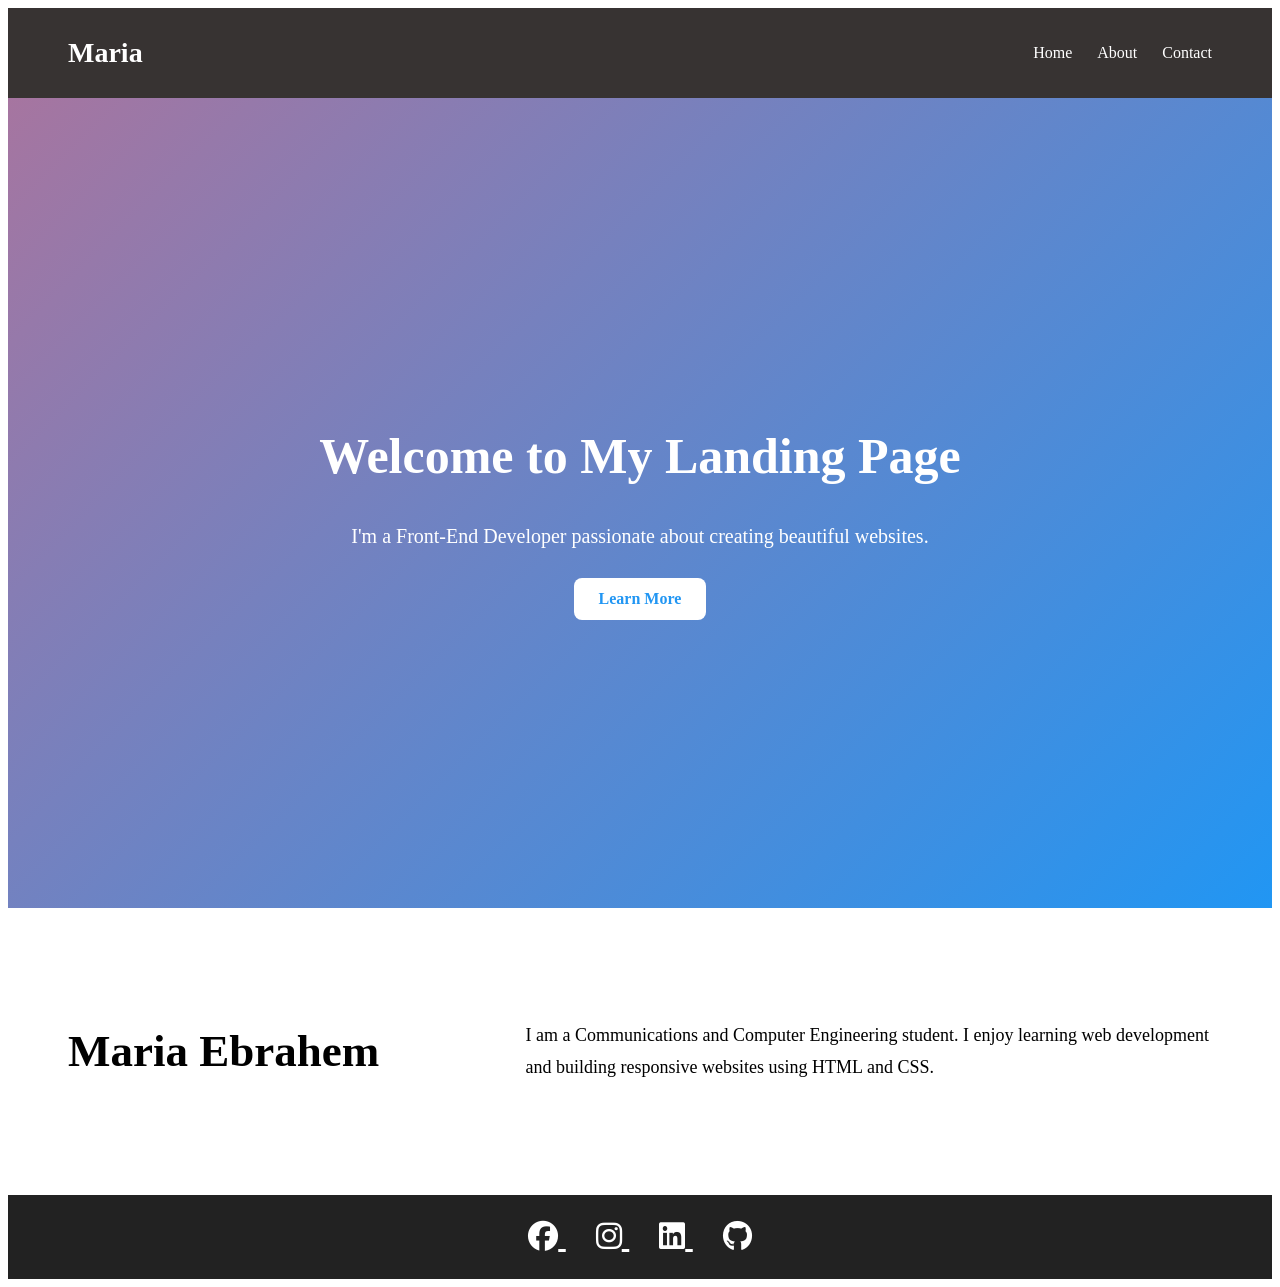
<file: index.html>
<!DOCTYPE html>
<html lang="en">
<head>
    <meta charset="UTF-8">
    <meta name="viewport" content="width=device-width, initial-scale=1.0">
    <title>Landing Page</title>

   
    <link rel="stylesheet" href="https://cdnjs.cloudflare.com/ajax/libs/font-awesome/6.5.2/css/all.min.css">

    
    <link rel="stylesheet" href="style.css">
</head>
<body>

    
    <header>
        <div class="logo">Maria</div>

        <nav>
            <ul>
                <li><a href="#">Home</a></li>
                <li><a href="#about">About</a></li>
                <li><a href="#">Contact</a></li>
            </ul>
        </nav>
    </header>

  
    <section class="hero">
        <h1>Welcome to My Landing Page</h1>
        <p>I'm a Front-End Developer passionate about creating beautiful websites.</p>
        <a href="#about" class="btn">Learn More</a>
    </section>

    
    <section class="about" id="about">

        <div class="left">
            <h2>Maria Ebrahem</h2>
        </div>

        <div class="right">
            <p>
                I am a Communications and Computer Engineering student.
                I enjoy learning web development and building responsive websites
                using HTML and CSS.
            </p>
        </div>

    </section>

    
    <footer>

        <a href="https://www.facebook.com/" target="_blank">
            <i class="fab fa-facebook"></i>
        </a>

        <a href="https://www.instagram.com/" target="_blank">
            <i class="fab fa-instagram"></i>
        </a>

        <a href="https://www.linkedin.com/" target="_blank">
            <i class="fab fa-linkedin"></i>
        </a>

        <a href="https://www.github.com/" target="_blank">
            <i class="fab fa-github"></i>
        </a>

    </footer>

</body>
</html>
</file>
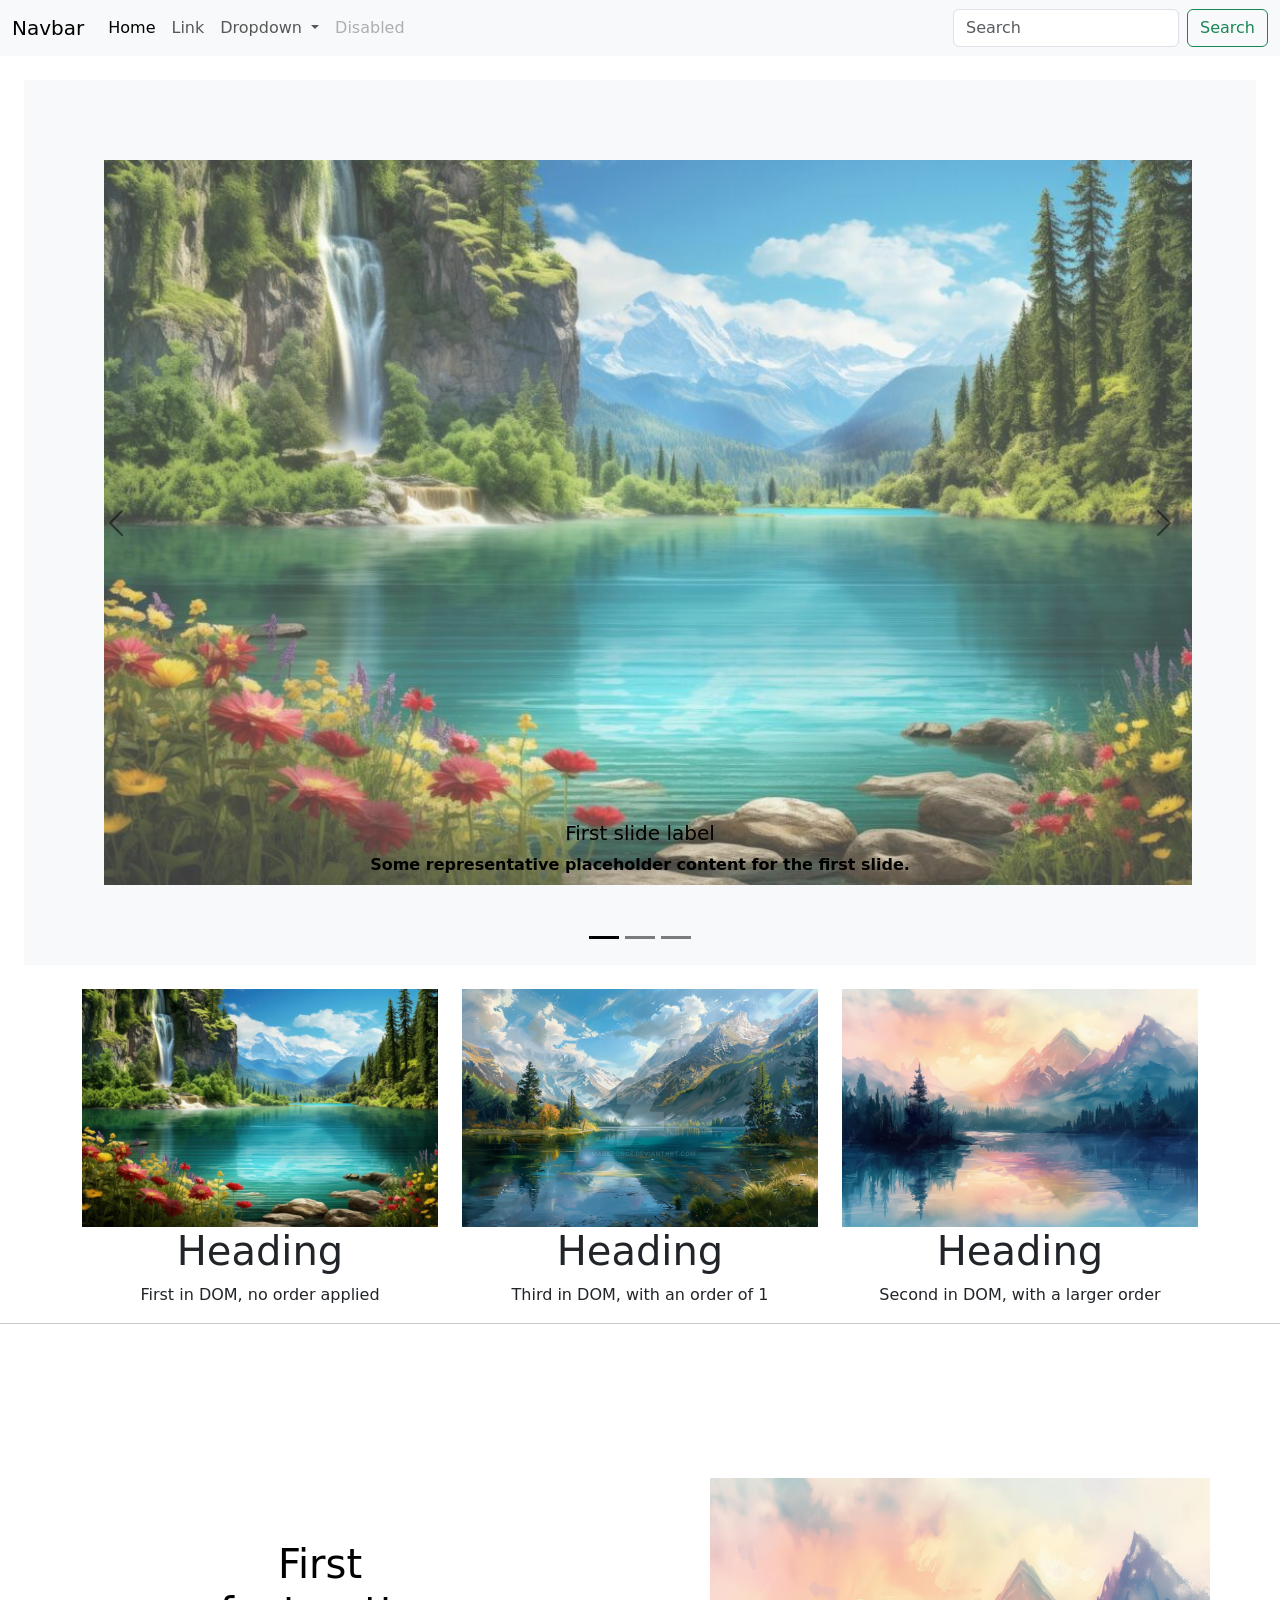
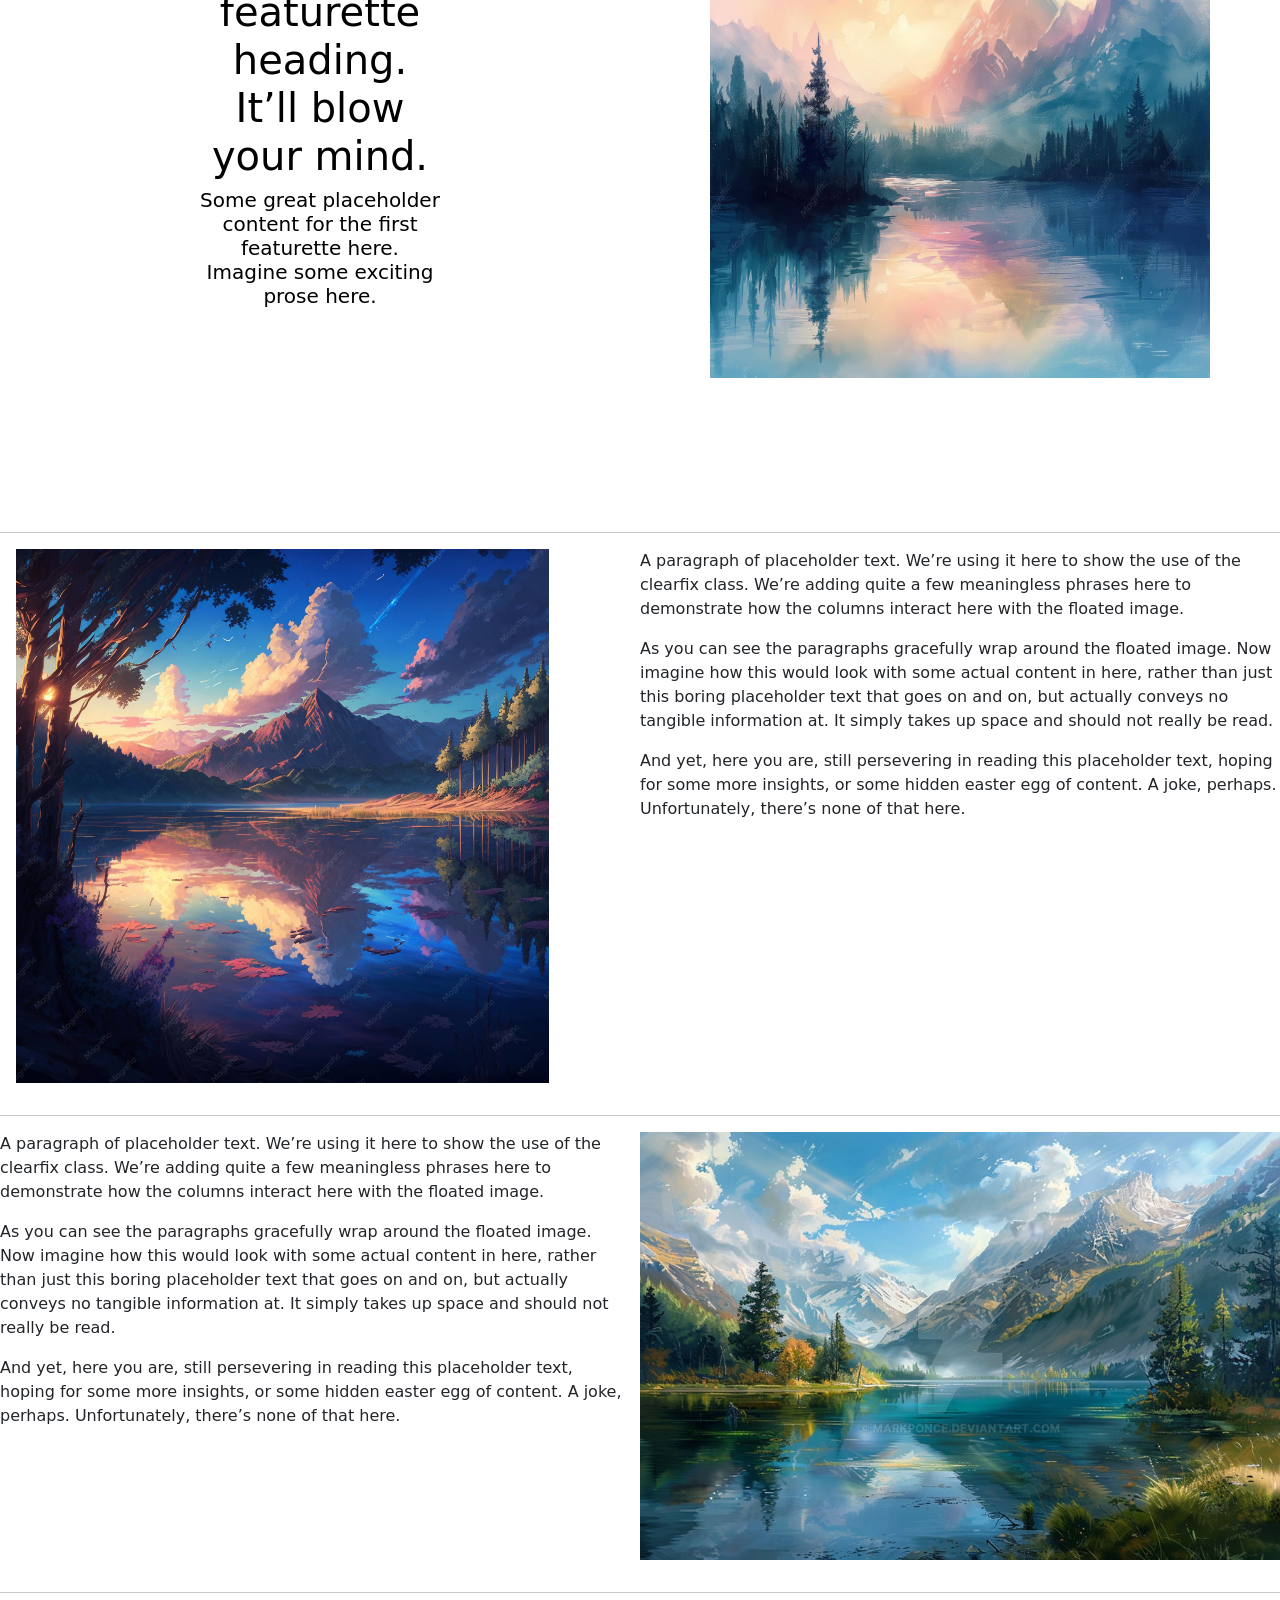
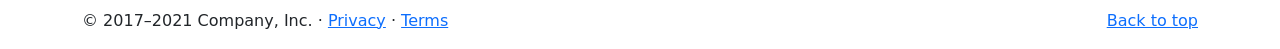
<file: task2(Bootstrap)/index.html>
<!DOCTYPE html>
<html lang="en">
<head>
    <meta charset="UTF-8">
    <meta name="viewport" content="width=device-width, initial-scale=1.0">
    <title>Document</title>
    <link href="https://cdn.jsdelivr.net/npm/bootstrap@5.3.8/dist/css/bootstrap.min.css" rel="stylesheet" integrity="sha384-sRIl4kxILFvY47J16cr9ZwB07vP4J8+LH7qKQnuqkuIAvNWLzeN8tE5YBujZqJLB" crossorigin="anonymous">
    <link rel="stylesheet" href="style.css">

</head>
<body>
<header>
   <nav class="navbar navbar-expand-lg bg-body-tertiary">
  <div class="container-fluid">
    <a class="navbar-brand" href="#">Navbar</a>
    <button class="navbar-toggler" type="button" data-bs-toggle="collapse" data-bs-target="#navbarSupportedContent" aria-controls="navbarSupportedContent" aria-expanded="false" aria-label="Toggle navigation">
      <span class="navbar-toggler-icon"></span>
    </button>
    <div class="collapse navbar-collapse" id="navbarSupportedContent">
      <ul class="navbar-nav me-auto mb-2 mb-lg-0">
        <li class="nav-item">
          <a class="nav-link active" aria-current="page" href="#">Home</a>
        </li>
        <li class="nav-item">
          <a class="nav-link" href="#">Link</a>
        </li>
        <li class="nav-item dropdown">
          <a class="nav-link dropdown-toggle" href="#" role="button" data-bs-toggle="dropdown" aria-expanded="false">
            Dropdown
          </a>
          <ul class="dropdown-menu">
            <li><a class="dropdown-item" href="#">Action</a></li>
            <li><a class="dropdown-item" href="#">Another action</a></li>
            <li><hr class="dropdown-divider"></li>
            <li><a class="dropdown-item" href="#">Something else here</a></li>
          </ul>
        </li>
        <li class="nav-item">
          <a class="nav-link disabled" aria-disabled="true">Disabled</a>
        </li>
      </ul>
      <form class="d-flex" role="search">
        <input class="form-control me-2" type="search" placeholder="Search" aria-label="Search"/>
        <button class="btn btn-outline-success" type="submit">Search</button>
      </form>
    </div>
  </div>
</nav>
</header>

<main>
    <!-- section1 -->
<div id="carouselExampleDark" class="carousel carousel-dark slide bg-light m-4 p-5" data-bs-ride="carousel">
  <div class="carousel-indicators">
    <button type="button" data-bs-target="#carouselExampleDark" data-bs-slide-to="0" class="active" aria-current="true" aria-label="Slide 1"></button>
    <button type="button" data-bs-target="#carouselExampleDark" data-bs-slide-to="1" aria-label="Slide 2"></button>
    <button type="button" data-bs-target="#carouselExampleDark" data-bs-slide-to="2" aria-label="Slide 3"></button>
  </div>
  <div class="carousel-inner">
    <div class="carousel-item active" data-bs-interval="10000">
      <img src="5.png" class="d-block w-100 h-100 opacity-75 p-4 m-2" alt="...">
      <div class="carousel-caption d-none d-md-block">
        <h5>First slide label</h5>
        <b>Some representative placeholder content for the first slide.</b>
      </div>
    </div>
    <div class="carousel-item" data-bs-interval="2000">
      <img src="1.png" class="d-block w-100 h-100 opacity-75 p-4 m-2" alt="...">
      <div class="carousel-caption d-none d-md-block">
        <h5>Second slide label</h5>
        <p>Some representative placeholder content for the second slide.</p>
      </div>
    </div>
    <div class="carousel-item">
      <img src="3.png" class="d-block w-100 h-100 opacity-75 p-4 m-2"alt="...">
      <div class="carousel-caption d-none d-md-block">
        <h5>Third slide label</h5>
        <p>Some representative placeholder content for the third slide.</p>
      </div>
    </div>
  </div>
  <button class="carousel-control-prev" type="button" data-bs-target="#carouselExampleDark" data-bs-slide="prev">
    <span class="carousel-control-prev-icon" aria-hidden="true"></span>
    <span class="visually-hidden">Previous</span>
  </button>
  <button class="carousel-control-next" type="button" data-bs-target="#carouselExampleDark" data-bs-slide="next">
    <span class="carousel-control-next-icon" aria-hidden="true"></span>
    <span class="visually-hidden">Next</span>
  </button>
</div>


<!-- section2 -->
<div class="container text-center "> 
  <div class="row">
    <div class="col">
        <img src="5.png" class="img-fluid" alt="...">
        <h1>Heading</h1>
      First in DOM, no order applied
    </div>
    <div class="col order-5">
         <img src="1.png" class="img-fluid" alt="...">
        <h1>Heading</h1>
      Second in DOM, with a larger order
    </div>
    <div class="col order-1">
         <img src="3.png" class="img-fluid" alt="...">
        <h1>Heading</h1>
      Third in DOM, with an order of 1
    </div>
  </div>
</div> 

<hr>
<!-- section3 -->

<div class="section3">

<img src="1.png">
<div class="para">

<h1>First featurette heading. It’ll blow your mind.</h1>
<h5>  Some great placeholder content for the first featurette here. Imagine some exciting prose here.              </h5>
</div>

</div>

<hr >
<!-- section4 -->
<div class="clearfix">
  <img src="2.png" class=" img-circle col-md-5 float-md-start mb-3 ms-md-3 w-45 " alt="...">
<div class="col-md-6 float-md-end mb-3 ms-md-3">
  <p >
    A paragraph of placeholder text. We’re using it here to show the use of the clearfix class. We’re adding quite a few meaningless phrases here to demonstrate how the columns interact here with the floated image.
  </p>

  <p>
    As you can see the paragraphs gracefully wrap around the floated image. Now imagine how this would look with some actual content in here, rather than just this boring placeholder text that goes on and on, but actually conveys no tangible information at. It simply takes up space and should not really be read.
  </p>

  <p>
    And yet, here you are, still persevering in reading this placeholder text, hoping for some more insights, or some hidden easter egg of content. A joke, perhaps. Unfortunately, there’s none of that here.
  </p>
</div>
</div>

<hr>

<!-- section5 -->
 <div class="clearfix">
  <img src="3.png" class="col-md-6 float-md-end mb-3 ms-md-3" alt="...">
 <div>
  <p>
    A paragraph of placeholder text. We’re using it here to show the use of the clearfix class. We’re adding quite a few meaningless phrases here to demonstrate how the columns interact here with the floated image.
  </p>

  <p>
    As you can see the paragraphs gracefully wrap around the floated image. Now imagine how this would look with some actual content in here, rather than just this boring placeholder text that goes on and on, but actually conveys no tangible information at. It simply takes up space and should not really be read.
  </p>

  <p>
    And yet, here you are, still persevering in reading this placeholder text, hoping for some more insights, or some hidden easter egg of content. A joke, perhaps. Unfortunately, there’s none of that here.
  </p>
  </div>
</div>

<hr>

<!-- footer -->
 <footer class="container">
    <p class="float-end"><a href="#">Back to top</a></p>
    <p>© 2017–2021 Company, Inc. · <a href="#">Privacy</a> · <a href="#">Terms</a></p>
  </footer>
</main>







    <script src="https://cdn.jsdelivr.net/npm/bootstrap@5.3.8/dist/js/bootstrap.bundle.min.js" integrity="sha384-FKyoEForCGlyvwx9Hj09JcYn3nv7wiPVlz7YYwJrWVcXK/BmnVDxM+D2scQbITxI" crossorigin="anonymous"></script>
</body>
</html>
</file>
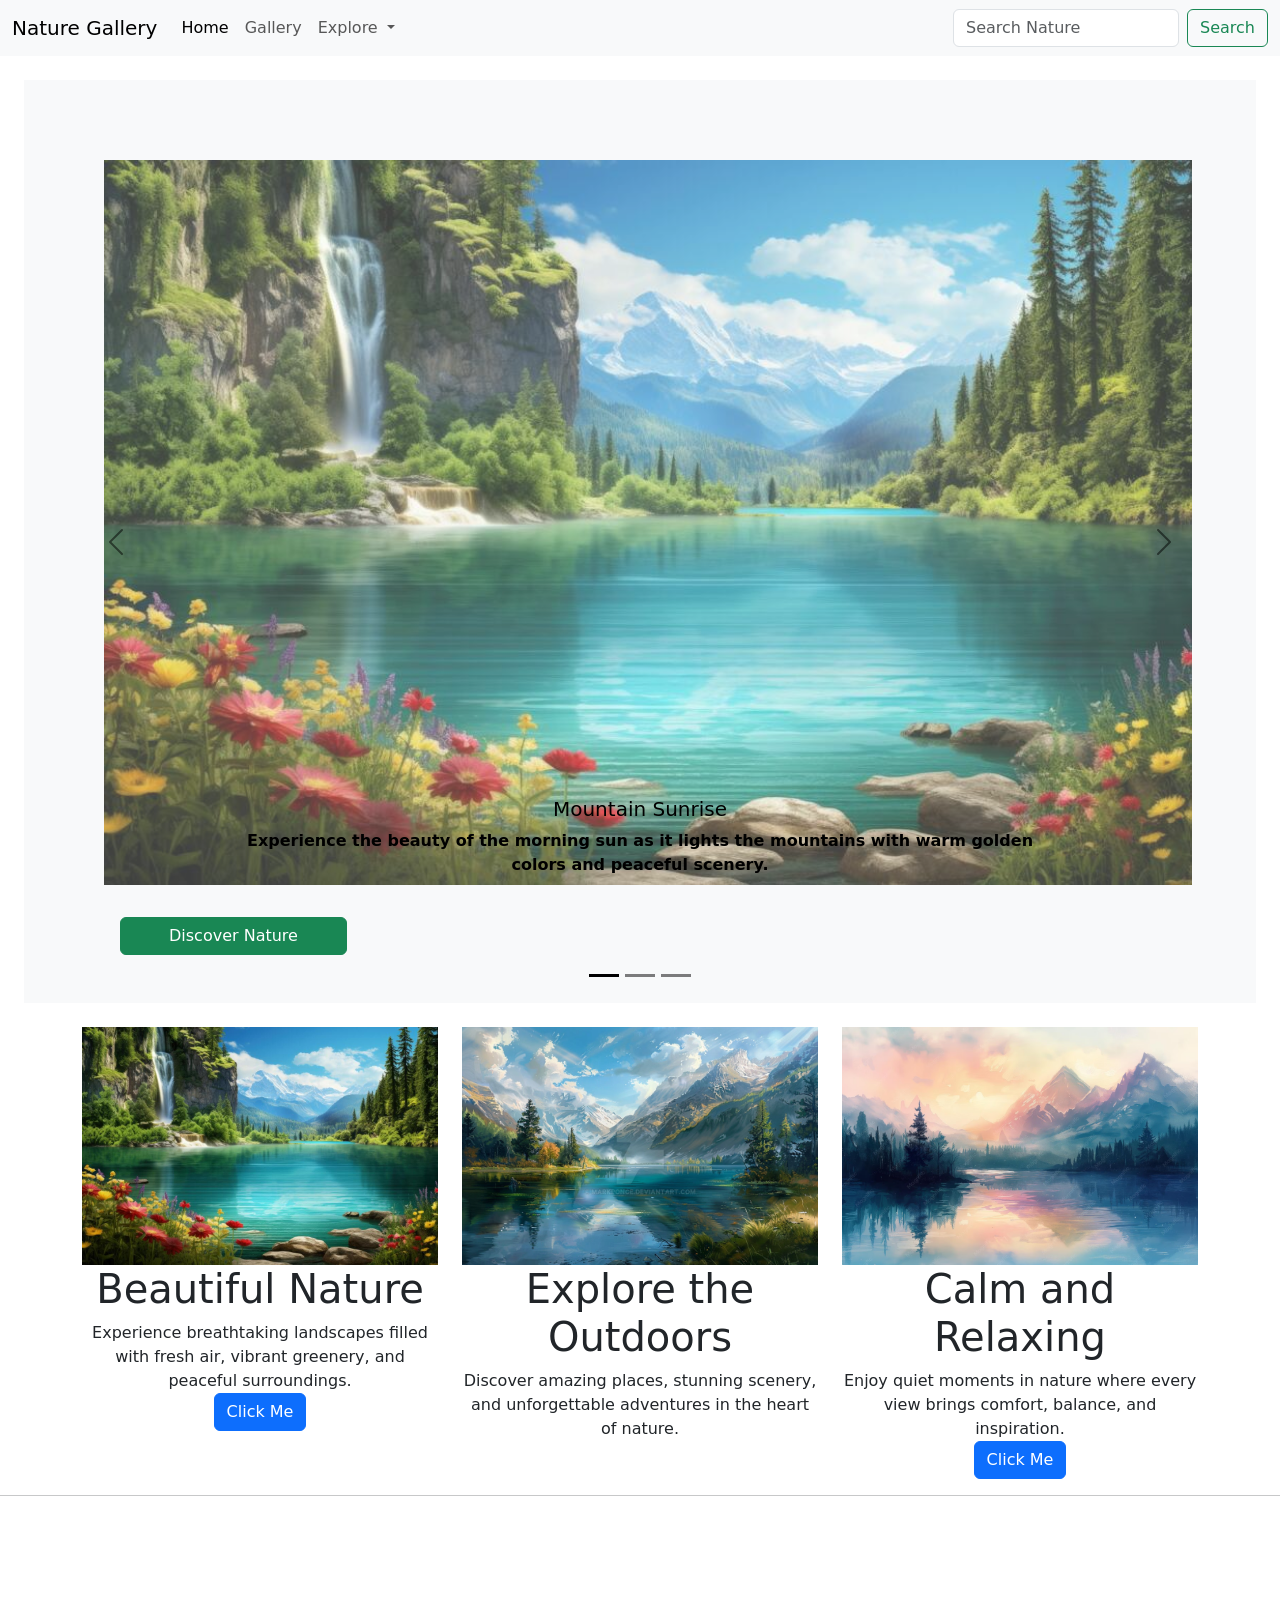
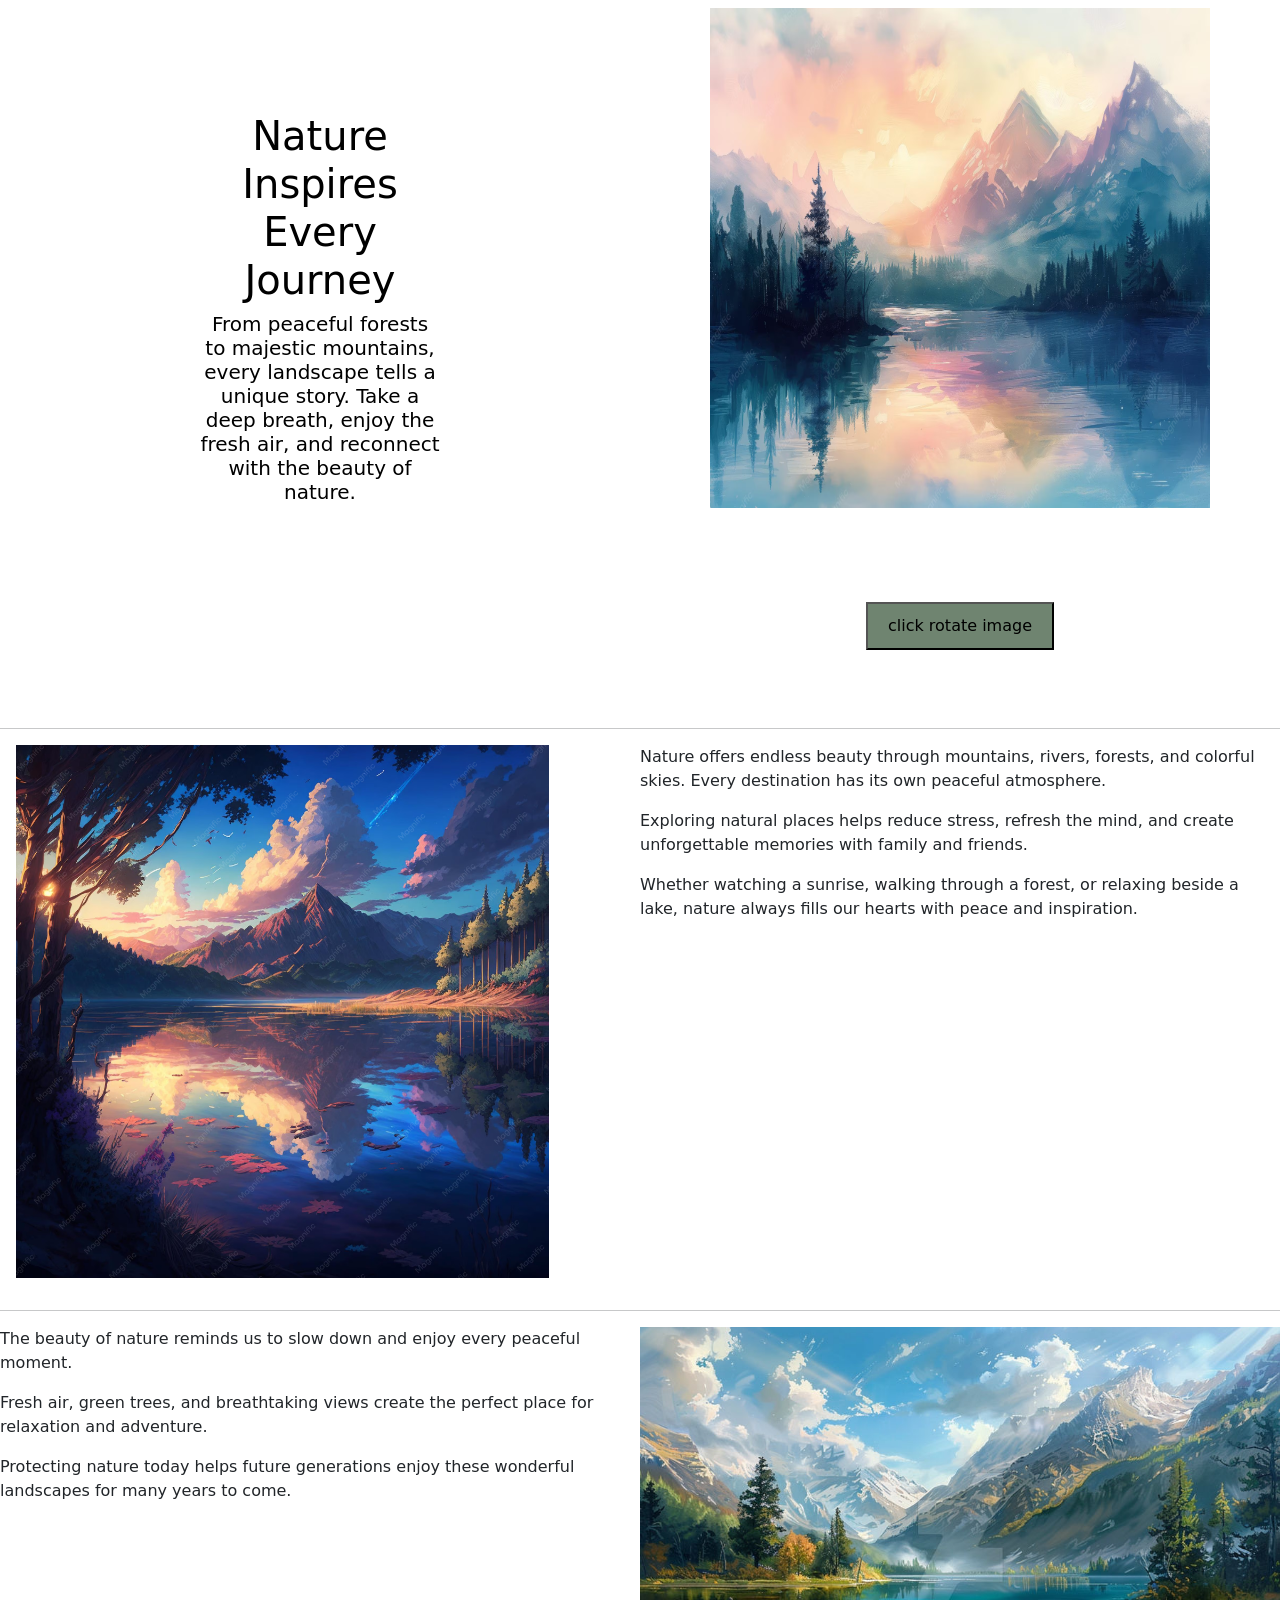
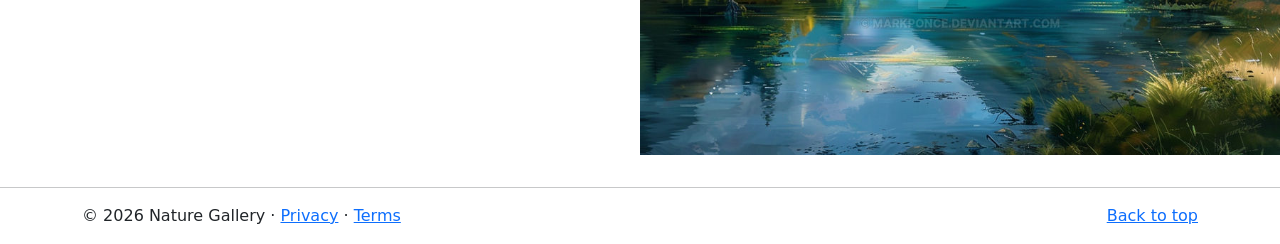
<file: task3/index.html>
<!DOCTYPE html>
<html lang="en">
<head>
    <meta charset="UTF-8">
    <meta name="viewport" content="width=device-width, initial-scale=1.0">
    <title>Nature Gallery</title>
    <link href="https://cdn.jsdelivr.net/npm/bootstrap@5.3.8/dist/css/bootstrap.min.css" rel="stylesheet" integrity="sha384-sRIl4kxILFvY47J16cr9ZwB07vP4J8+LH7qKQnuqkuIAvNWLzeN8tE5YBujZqJLB" crossorigin="anonymous">
    <link rel="stylesheet" href="style.css">
</head>

<body>

<header>
   <nav class="navbar navbar-expand-lg bg-body-tertiary">
      <div class="container-fluid">
        <a class="navbar-brand" href="#">Nature Gallery</a>

        <button class="navbar-toggler" type="button"
            data-bs-toggle="collapse"
            data-bs-target="#navbarSupportedContent">
            <span class="navbar-toggler-icon"></span>
        </button>

        <div class="collapse navbar-collapse" id="navbarSupportedContent">

          <ul class="navbar-nav me-auto mb-2 mb-lg-0">

            <li class="nav-item">
              <a class="nav-link active" href="#">Home</a>
            </li>

            <li class="nav-item">
              <a class="nav-link" href="#">Gallery</a>
            </li>

            <li class="nav-item dropdown">
              <a class="nav-link dropdown-toggle" href="#"
                 role="button"
                 data-bs-toggle="dropdown">
                Explore
              </a>

              <ul class="dropdown-menu">
                <li><a class="dropdown-item" href="#">Mountains</a></li>
                <li><a class="dropdown-item" href="#">Forests</a></li>
                <li><hr class="dropdown-divider"></li>
                <li><a class="dropdown-item" href="#">Lakes</a></li>
              </ul>

            </li>

          </ul>

          <form class="d-flex">
              <input class="form-control me-2"
                     type="search"
                     placeholder="Search Nature">

              <button class="btn btn-outline-success"
                      type="submit">
                      Search
              </button>
          </form>

        </div>
      </div>
   </nav>
</header>

<main>

<div id="carouselExampleDark"
class="carousel carousel-dark slide bg-light m-4 p-5"
data-bs-ride="carousel">

<div class="carousel-indicators">
<button type="button"
data-bs-target="#carouselExampleDark"
data-bs-slide-to="0"
class="active"></button>

<button type="button"
data-bs-target="#carouselExampleDark"
data-bs-slide-to="1"></button>

<button type="button"
data-bs-target="#carouselExampleDark"
data-bs-slide-to="2"></button>
</div>

<div class="carousel-inner">

<div class="carousel-item active" data-bs-interval="10000">

<img src="5.png"
class="d-block w-100 h-100 opacity-75 p-4 m-2">

<div class="carousel-caption d-none d-md-block">

<h5>Mountain Sunrise</h5>

<b>
Experience the beauty of the morning sun as it lights the mountains with warm golden colors and peaceful scenery.
</b>

</div>
</div>

<div class="carousel-item"
data-bs-interval="2000">

<img src="1.png"
class="d-block w-100 h-100 opacity-75 p-4 m-2">

<div class="carousel-caption d-none d-md-block">

<h5>Peaceful Lake</h5>

<p>
A quiet lake surrounded by green trees, offering a relaxing escape into the heart of nature.
</p>

</div>
</div>

<div class="carousel-item">

<img src="3.png"
class="d-block w-100 h-100 opacity-75 p-4 m-2">

<div class="carousel-caption d-none d-md-block">

<h5>Green Forest</h5>

<p>
Enjoy the beauty of lush forests where fresh air, tall trees, and peaceful landscapes create unforgettable memories.
</p>

</div>

</div>

</div>
<!-- offcanvas -->

<button class="btn btn-success px-5 mx-5" type="button"
data-bs-toggle="offcanvas"
data-bs-target="#offcanvasWithBothOptions"
aria-controls="offcanvasWithBothOptions">

Discover Nature

</button>

<div class="offcanvas offcanvas-start"
data-bs-scroll="true"
tabindex="-1"
id="offcanvasWithBothOptions">

<div class="offcanvas-header">

<h5 class="offcanvas-title">
Explore Beautiful Places
</h5>

<button type="button"
class="btn-close"
data-bs-dismiss="offcanvas">
</button>

</div>

<div class="offcanvas-body">

<p>
Discover breathtaking mountains, peaceful lakes, green forests,
and beautiful landscapes that inspire adventure and relaxation.
</p>

</div>

</div>

<button class="carousel-control-prev" type="button"
data-bs-target="#carouselExampleDark"
data-bs-slide="prev">

<span class="carousel-control-prev-icon"></span>

</button>

<button class="carousel-control-next" type="button"
data-bs-target="#carouselExampleDark"
data-bs-slide="next">

<span class="carousel-control-next-icon"></span>

</button>

</div>

<!-- section2 -->

<div class="container text-center">

<div class="row">

<div class="col" id="myElement">

<img src="5.png" class="img-fluid">

<h1>Beautiful Nature</h1>

Experience breathtaking landscapes filled with fresh air,
vibrant greenery, and peaceful surroundings.

<br>

<button type="button"
onclick="changeStyle()"
class="btn btn-primary">

Click Me

</button>

</div>

<div class="col order-5">

<img src="1.png" class="img-fluid">

<h1>Calm and Relaxing</h1>

Enjoy quiet moments in nature where every view brings
comfort, balance, and inspiration.

<br>

<button id="myButton"
class="btn btn-primary">

Click Me

</button>

</div>

<div class="col order-1">

<img src="3.png" class="img-fluid">

<h1>Explore the Outdoors</h1>

Discover amazing places, stunning scenery,
and unforgettable adventures in the heart of nature.

</div>

</div>

</div>

<hr>

<!-- section3 -->

<div class="section3">

<figure>

<img src="1.png" class="test" id="myImage">

<br>

<button onclick="rotateImage()">
click rotate image
</button>

</figure>

<div class="para">

<h1>Nature Inspires Every Journey</h1>

<h5>

From peaceful forests to majestic mountains,
every landscape tells a unique story.
Take a deep breath, enjoy the fresh air,
and reconnect with the beauty of nature.

</h5>

</div>

</div>

<hr>

<!-- section4 -->

<div class="clearfix">

<img src="2.png"
class="img-circle col-md-5 float-md-start mb-3 ms-md-3 w-45">

<div class="col-md-6 float-md-end mb-3 ms-md-3">

<p>

Nature offers endless beauty through mountains,
rivers, forests, and colorful skies.
Every destination has its own peaceful atmosphere.

</p>

<p>

Exploring natural places helps reduce stress,
refresh the mind,
and create unforgettable memories with family and friends.

</p>

<p>

Whether watching a sunrise,
walking through a forest,
or relaxing beside a lake,
nature always fills our hearts with peace and inspiration.

</p>

</div>

</div>

<hr>

<!-- section5 -->

<div class="clearfix">

<img src="3.png"
class="col-md-6 float-md-end mb-3 ms-md-3">

<div>

<p>

The beauty of nature reminds us
to slow down and enjoy every peaceful moment.

</p>

<p>

Fresh air, green trees,
and breathtaking views
create the perfect place
for relaxation and adventure.

</p>

<p>

Protecting nature today
helps future generations
enjoy these wonderful landscapes
for many years to come.

</p>

</div>

</div>

<hr>

<footer class="container">

<p class="float-end">
<a href="#">Back to top</a>
</p>

<p>
© 2026 Nature Gallery ·
<a href="#">Privacy</a> ·
<a href="#">Terms</a>
</p>

</footer>

</main>



    <script src="https://cdn.jsdelivr.net/npm/bootstrap@5.3.8/dist/js/bootstrap.bundle.min.js" integrity="sha384-FKyoEForCGlyvwx9Hj09JcYn3nv7wiPVlz7YYwJrWVcXK/BmnVDxM+D2scQbITxI" crossorigin="anonymous"></script>

    <script>
      function changeStyle(){
        var element = document.getElementById("myElement");
         element.style.opacity = "0.2";
       };


     let button = document.getElementById("myButton");
        button.addEventListener("click", function () {
          alert("Button clicked!");
        });


        
     





   




function rotateImage() {
    var img = document.getElementById("myImage");

    
    img.classList.add("rotate");

 
    setTimeout(function() {
        img.classList.remove("rotate");
    }, 3000);
}



    </script>
</body>
</html>
</file>
<file: style.css>
header{
    display:flex;
    justify-content:space-between;
    align-items:center;
    background:#373332;
    color:white;
    padding:20px 60px;
}

.logo{
    font-size:28px;
    font-weight:bold;
}

nav ul{
    display:flex;
    list-style:none;
}

nav ul li{
    margin-left:25px;
}

nav ul li a{
    color:white;
    text-decoration:none;
    transition:.3s;
}

nav ul li a:hover{
    color:#5e4865;
}



.hero{
    height:90vh;
    display:flex;
    flex-direction:column;
    justify-content:center;
    align-items:center;
    text-align:center;
    background:linear-gradient(135deg,#a675a0,#2196f3);
    color:white;
}

.hero h1{
    font-size:50px;
    margin-bottom:20px;
}

.hero p{
    font-size:20px;
    width:60%;
    margin-bottom:30px;
}

.btn{
    text-decoration:none;
    background:white;
    color:#2196f3;
    padding:12px 25px;
    border-radius:8px;
    font-weight:bold;
    transition:.3s;
}

.btn:hover{
    background:#222;
    color:white;
}



.about{
    display:flex;
    justify-content:space-between;
    align-items:center;
    padding:80px 60px;
    background:white;
}

.left{
    width:40%;
    font-size:30px;
    
}



.right{
    width:60%;
}

.right p{
    font-size:18px;
    line-height:1.8;
}



footer{
    background:#222;
    text-align:center;
    padding:25px;
}

footer a{
    color:white;
    font-size:30px;
    margin:0 15px;
    transition:.3s;
}

footer a:hover{
    color:#00bcd4;
}
</file>
<file: task2(Bootstrap)/style.css>
/* display :flex */


.section3{
    display: flex;
   
    justify-content:flex-start;
    align-items: center;
    gap: 20px;
    width: calc(100% - 20px);
    flex-direction: row-reverse;
    text-align: center;

}   

.section3 img{
    display: flex;
    justify-items:flex-end;
    align-items:end;
    padding: 50px;

    width: 600px;
    height: 600px;
    /* border-radius: 50%; */
    
}
/* section 3 text */
.para{
    margin: 0px;
    padding: 200px;
   
    align-items:center;
      flex: 50%;
    font-size: 30px;
    color: rgb(0, 0, 0);
    text-align: center;
}

/*  ********************** */


/* .container text-center{
    /* text-align: center; */
    margin: 90px auto;
    padding: 20px;
    gap: 0px;
} */




/* ************************Responsive for tablet*******************************/



@media (max-width:992px){

    .section3 img{
        width:400px;
        height:400px;
        padding:20px;
    }

    .para{
        padding:50px;
        font-size:24px;
    }

}


/* ************************Responsive for Mobile*******************************/

@media (max-width:768px){


    .section3{
        flex-direction:column-reverse;
        
    }

    .section3 img{
        width:250px;
        height:250px;
        padding:10px;
    }

    .para{
        padding:20px;
        font-size:18px;
    }

    .clearfix img{
        width:100%;
        float:none !important;
        margin:0 auto 20px;
        display:block;
    }

    .clearfix div{
        width:100% !important;
        float:none !important;
        text-align:center;
    }

    footer{
        text-align:center;
    }

    footer .float-end{
        float:none !important;
    }

}
</file>
<file: task3/style.css>
/* display :flex */


.section3{
    display: flex;
   
    justify-content:flex-start;
    align-items: center;
    gap: 20px;
    width: calc(100% - 20px);
    flex-direction: row-reverse;
    text-align: center;

}   

.section3 img{
    display: flex;
    justify-items:flex-end;
    align-items:end;
    padding: 50px;

    width: 600px;
    height: 600px;
    /* border-radius: 50%; */
    transition: transform 0.5s linear;
}
 /* rotate  */
.rotate {
        animation: spin 1s linear infinite; /* دوران مستمر */
    }
    /* تعريف الحركة */
 @keyframes spin {
        from { transform: rotate(0deg); }
        to { transform: rotate(360deg); }
    }
    /* تنسيق الزر */
.section3 button {
        margin-top: 20px;
        padding: 10px 20px;
        font-size: 16px;
        background-color:rgb(111, 132, 112);
        cursor: pointer;
    }
/* section 3 text */
.para{
    margin: 0px;
    padding: 200px;
   
    align-items:center;
      flex: 50%;
    font-size: 30px;
    color: rgb(0, 0, 0);
    text-align: center;
}

/*  ********************** */



/* ************************Responsive for tablet*******************************/



@media (max-width:992px){

    .section3 img{
        width:600px;
        height:600px;
        padding:20px;
    }

    .para{
        padding:50px;
        font-size:24px;
    }

}


/* ************************Responsive for Mobile*******************************/

@media (max-width:768px){


    .section3{
        flex-direction:column-reverse;
        
    }

    .section3 img{
        width:250px;
        height:250px;
        padding:10px;
    }

    .para{
        padding:20px;
        font-size:18px;
    }

    .clearfix img{
        width:100%;
        float:none !important;
        margin:0 auto 20px;
        display:block;
    }

    .clearfix div{
        width:100% !important;
        float:none !important;
        text-align:center;
    }

    footer{
        text-align:center;
    }

    footer .float-end{
        float:none !important;
    }

}
</file>
